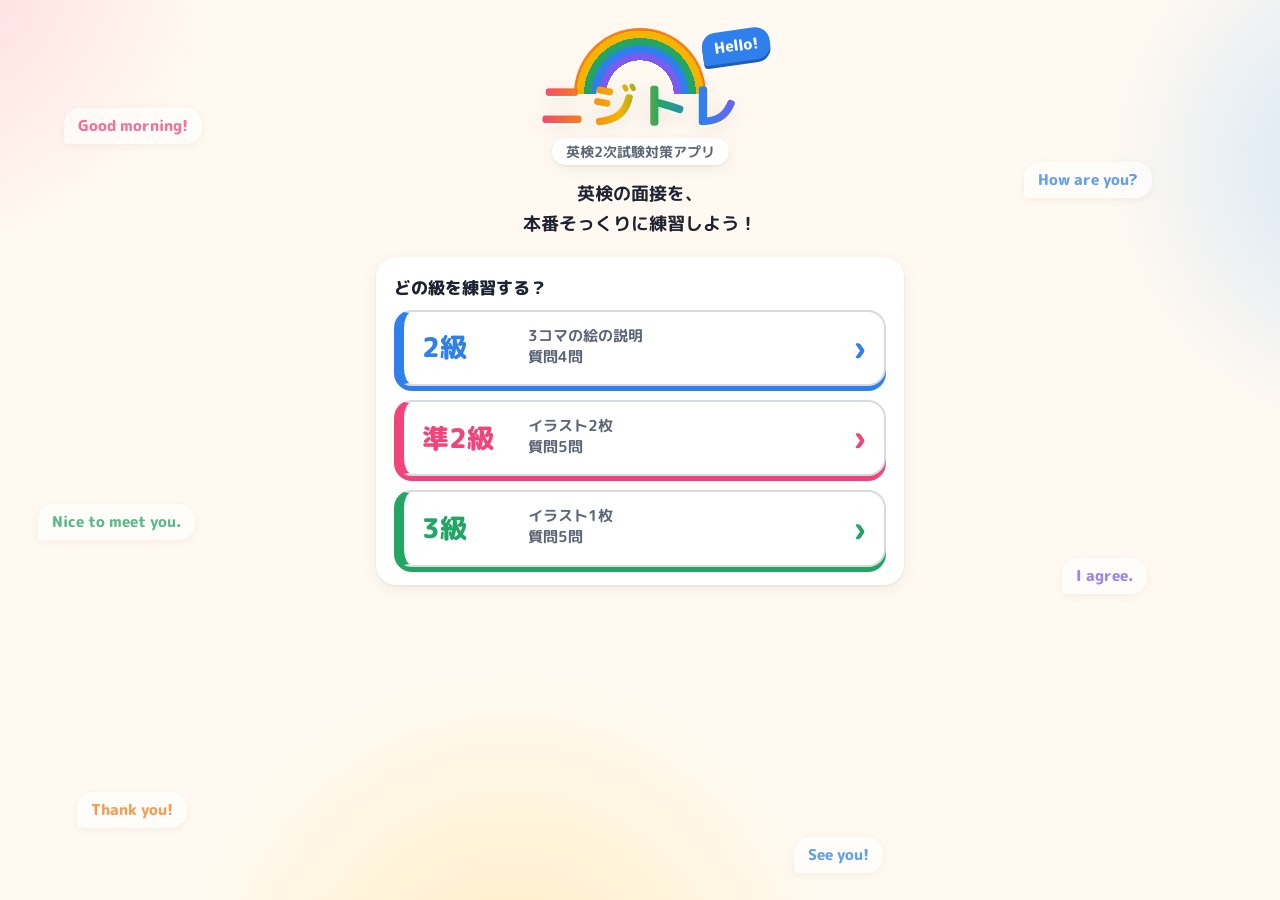
<file: index.html>
<!doctype html>
<html lang="ja">
<head>
  <meta charset="utf-8">
  <meta name="viewport" content="width=device-width, initial-scale=1, viewport-fit=cover">
  <meta name="color-scheme" content="light">
  <title>ニジトレ -英検2次試験対策アプリ-</title>
  <link rel="preconnect" href="https://fonts.googleapis.com">
  <link rel="preconnect" href="https://fonts.gstatic.com" crossorigin>
  <link rel="stylesheet" href="https://fonts.googleapis.com/css2?family=M+PLUS+Rounded+1c:wght@500;700;800&display=swap">
  <link rel="stylesheet" href="app/style.css">
  <script src="app/inapp-warning.js" defer></script>
  <!-- 利用の集計（GoatCounter。Cookie を使わず、個人を特定する情報も集めない） -->
  <script data-goatcounter="https://nijitore.goatcounter.com/count" async src="https://gc.zgo.at/count.js"></script>
</head>
<body class="home">
<!-- 背景にただよう吹き出し（飾り） -->
<div class="bg-bubbles" aria-hidden="true">
  <span style="--x: 5%; --y: 12%; --c: #f0447a; --t: 7s">Good morning!</span>
  <span style="--x: 80%; --y: 18%; --c: #2f80ed; --t: 9s">How are you?</span>
  <span style="--x: 3%; --y: 56%; --c: #23a565; --t: 8s">Nice to meet you.</span>
  <span style="--x: 83%; --y: 62%; --c: #7b5cf0; --t: 10s">I agree.</span>
  <span class="low" style="--x: 6%; --y: 88%; --c: #f57c1f; --t: 9s">Thank you!</span>
  <span class="low" style="--x: 62%; --y: 93%; --c: #2f80ed; --t: 11s">See you!</span>
</div>

<!-- トップページ：級を選ぶ。どの級も同じアプリ（app/）を ?grade= で切り替えて使う -->
<main class="page">
  <header class="hero">
    <div class="rainbow" aria-hidden="true"></div>
    <span class="hello" aria-hidden="true">Hello!</span>
    <p class="brand">ニジトレ</p>
    <p class="brand-sub">英検2次試験対策アプリ</p>
  </header>
  <p class="lead">英検の面接を、<br>本番そっくりに練習しよう！</p>

  <div class="panel">
    <h2>どの級を練習する？</h2>
    <nav class="grade-list" aria-label="級">
      <a class="grade-item" href="app/?grade=grade2" data-grade="grade2" style="--c: #2f80ed">
        <span class="grade-name">2級</span>
        <span class="grade-desc">3コマの絵の説明<br>質問4問<span class="grade-progress"></span></span>
      </a>
      <a class="grade-item" href="app/?grade=pre2" data-grade="pre2" style="--c: #f0447a">
        <span class="grade-name">準2級</span>
        <span class="grade-desc">イラスト2枚<br>質問5問<span class="grade-progress"></span></span>
      </a>
      <a class="grade-item" href="app/?grade=grade3" data-grade="grade3" style="--c: #23a565">
        <span class="grade-name">3級</span>
        <span class="grade-desc">イラスト1枚<br>質問5問<span class="grade-progress"></span></span>
      </a>
    </nav>
  </div>
</main>

<script>
  // この端末で練習し終えた回の数（app/main.js が localStorage に記録している）
  for (const item of document.querySelectorAll(".grade-item[data-grade]")) {
    let done = [];
    try {
      done = JSON.parse(localStorage.getItem("eiken2ji.done." + item.dataset.grade) || "[]");
    } catch {
      done = [];
    }
    if (Array.isArray(done) && done.length) {
      item.querySelector(".grade-progress").textContent = "✓ " + done.length + "回分 練習済み";
    }
  }
</script>

</body>
</html>
</file>
<file: app/style.css>
:root {
  --bg: #f5f6f8;
  --surface: #ffffff;
  --surface-2: #eef1f5;
  --text: #1d2330;
  --muted: #5d6677;
  --line: #d6dbe3;
  --accent: #1f5fbf;
  --accent-text: #ffffff;
  --accent-soft: #e3ecfa;
  --rec: #d33a2c;
  --good: #1f7a4d;
  --good-soft: #e5f4ec;
  --fix: #9a5b00;
  --fix-soft: #fdf1df;
  --focus: #f2b705;
  --card-paper: #fffef9;
  --shadow: 0 1px 3px rgba(20, 30, 50, 0.08), 0 4px 16px rgba(20, 30, 50, 0.06);
  --radius: 14px;
  --serif: Georgia, "Times New Roman", "Hiragino Mincho ProN", serif;
  --sans: system-ui, -apple-system, "Hiragino Sans", "Noto Sans JP", "Yu Gothic UI", sans-serif;
  --pop: "M PLUS Rounded 1c", "Hiragino Maru Gothic ProN", var(--sans);
  --rainbow: linear-gradient(90deg, #f0447a, #f57c1f, #f5b400, #23a565, #2f80ed, #7b5cf0);
  --page-bg: #fff9f1;
  --blob-1: rgba(255, 150, 180, 0.35);
  --blob-2: rgba(120, 190, 255, 0.35);
  --blob-3: rgba(255, 214, 100, 0.35);
}

* { box-sizing: border-box; }

html { -webkit-text-size-adjust: 100%; }

body {
  margin: 0;
  background: var(--bg);
  color: var(--text);
  font-family: var(--sans);
  font-size: 17px;
  line-height: 1.6;
}

[hidden] { display: none !important; }

h1 { font-size: 1.5rem; line-height: 1.35; margin: 0 0 16px; }
h2 { font-size: 1.05rem; margin: 0 0 8px; }
h3 { font-size: 0.85rem; margin: 0 0 4px; color: var(--muted); font-weight: 600; }

.muted { color: var(--muted); }
.center { text-align: center; }
.note { color: var(--muted); font-size: 0.92rem; }
.error { color: var(--rec); font-weight: 600; min-height: 1em; margin: 8px 0; }
.error:empty { margin: 0; }

/* ページ型の画面 */
.page {
  max-width: 560px;
  margin: 0 auto;
  padding: max(24px, env(safe-area-inset-top)) 16px max(32px, env(safe-area-inset-bottom));
}
.wide-page { max-width: 760px; }

.panel {
  background: var(--surface);
  border-radius: var(--radius);
  box-shadow: var(--shadow);
  padding: 18px;
  margin: 0 0 16px;
}
.panel h2:not(:first-child) { margin-top: 16px; }


.flow, .tips { margin: 0; padding-left: 1.4em; }
.flow li, .tips li { margin: 2px 0; }

label { display: block; font-weight: 600; margin-bottom: 6px; }
input[type="password"] {
  width: 100%;
  font: inherit;
  font-size: 1.1rem;
  padding: 12px 14px;
  border: 1.5px solid var(--line);
  border-radius: 10px;
  background: var(--surface);
  color: var(--text);
  margin-bottom: 14px;
}
input[type="password"]:focus { outline: 2px solid var(--accent); border-color: transparent; }

.check {
  display: flex;
  gap: 10px;
  align-items: center;
  font-weight: 500;
  margin: 16px 0 0;
}
.check input { width: 22px; height: 22px; margin: 0; accent-color: var(--accent); }

/* ボタン */
.btn {
  font: inherit;
  font-weight: 700;
  border: 0;
  border-radius: 12px;
  padding: 12px 18px;
  min-height: 48px;
  cursor: pointer;
  touch-action: manipulation;
}
.btn:disabled { opacity: 0.45; cursor: default; }
.btn.primary { background: var(--accent); color: var(--accent-text); }
.btn.secondary { background: var(--surface-2); color: var(--text); }
.btn.link { background: none; color: var(--accent); padding: 8px; min-height: 40px; font-weight: 600; }
.btn.wide { display: block; width: 100%; margin: 8px 0; }
.btn.big { font-size: 1.15rem; min-height: 56px; }

.chip {
  font: inherit;
  font-size: 0.8rem;
  font-weight: 600;
  border: 1px solid var(--line);
  background: var(--surface);
  color: var(--accent);
  border-radius: 999px;
  padding: 4px 12px;
  min-height: 32px;
  cursor: pointer;
}

/* 面接画面 */
.interview {
  display: flex;
  flex-direction: column;
  height: 100vh;
  height: 100dvh;
}

.topbar {
  display: flex;
  align-items: center;
  justify-content: space-between;
  gap: 8px;
  padding: max(6px, env(safe-area-inset-top)) 12px 6px 16px;
  background: var(--surface);
  border-bottom: 1px solid var(--line);
  font-size: 0.9rem;
}
.topbar-title { color: var(--muted); white-space: nowrap; overflow: hidden; text-overflow: ellipsis; }

.examiner {
  display: flex;
  gap: 12px;
  align-items: flex-start;
  padding: 12px 16px;
  max-width: 900px;
  width: 100%;
  margin: 0 auto;
}
.avatar {
  flex: none;
  width: 52px;
  height: 52px;
  border-radius: 50%;
  overflow: hidden;
  background: var(--accent-soft);
  box-shadow: 0 0 0 2px var(--surface), 0 2px 6px rgba(20, 30, 50, 0.15);
}
.avatar svg { display: block; width: 100%; height: 100%; }
/* 面接官のまばたきと、話している間の口の動き */
.examiner-svg .eye,
.examiner-svg .mouth { transform-box: fill-box; transform-origin: center; }
.examiner-svg .eye { animation: blink 4.5s infinite; }
.speaking .examiner-svg .mouth { animation: talk 0.2s ease-in-out infinite alternate; }
.speaking .avatar { animation: speak-ring 1.2s ease-out infinite; }
@keyframes blink { 0%, 94%, 100% { transform: scaleY(1); } 97% { transform: scaleY(0.1); } }
@keyframes talk { from { transform: scaleY(0.5); } to { transform: scaleY(2.4); } }
@keyframes speak-ring {
  from { box-shadow: 0 0 0 3px var(--accent), 0 0 0 3px rgba(31, 95, 191, 0.45); }
  to { box-shadow: 0 0 0 3px var(--accent), 0 0 0 14px rgba(31, 95, 191, 0); }
}

.bubble {
  flex: 1;
  min-width: 0;
  background: var(--surface);
  border-radius: 4px var(--radius) var(--radius) var(--radius);
  box-shadow: var(--shadow);
  padding: 8px 12px;
}
.bubble-head { display: flex; justify-content: space-between; align-items: center; gap: 8px; }
#examiner-status { font-size: 0.85rem; font-weight: 600; color: var(--muted); }
.speaking #examiner-status { color: var(--accent); }
.bubble-line { margin: 6px 0 2px; font-size: 1rem; line-height: 1.5; }

.card-wrap {
  flex: 1;
  overflow-y: auto;
  -webkit-overflow-scrolling: touch;
  padding: 4px 16px 16px;
}

.card {
  max-width: 900px;
  margin: 0 auto;
  background: var(--card-paper);
  border: 1.5px solid var(--line);
  border-radius: 6px;
  box-shadow: var(--shadow);
  padding: 18px 18px 20px;
}
.card-title { font-family: var(--serif); text-align: center; font-size: 1.25rem; margin: 0 0 10px; color: var(--text); }
.card-passage {
  font-family: var(--serif);
  font-size: 1.12rem;
  line-height: 1.75;
  margin: 0 0 16px;
  padding: 6px 8px;
  border-radius: 6px;
  transition: box-shadow 0.3s;
}
.pictures { display: grid; grid-template-columns: 1fr; gap: 14px; }
.pictures figure {
  position: relative;
  margin: 0;
  border-radius: 6px;
  transition: box-shadow 0.3s;
}
.pictures figcaption {
  position: absolute;
  top: 6px;
  left: 6px;
  min-width: 30px;
  text-align: center;
  font-weight: 700;
  background: var(--surface);
  color: var(--text);
  border: 1.5px solid var(--text);
  border-radius: 4px;
  padding: 0 6px;
  font-size: 0.95rem;
}
.pictures img {
  display: block;
  width: 100%;
  height: auto;
  aspect-ratio: 4 / 3;
  object-fit: contain;
  border: 1.5px solid var(--line);
  border-radius: 6px;
  background: #fff;
}
.card .focus { box-shadow: 0 0 0 3px var(--focus); }

.card-back {
  display: grid;
  place-items: center;
  min-height: 240px;
  text-align: center;
  color: var(--muted);
  background: repeating-linear-gradient(45deg, var(--surface-2), var(--surface-2) 12px, var(--surface) 12px, var(--surface) 24px);
}
.card-back p { background: var(--surface); padding: 12px 16px; border-radius: 8px; margin: 0; }

@media (min-width: 700px) {
  .pictures { grid-template-columns: 1fr 1fr; }
}
/* 3級はイラスト1枚。ラベル（A / B）は付けない */
.pictures.single { grid-template-columns: 1fr; max-width: 640px; margin: 0 auto; }
.pictures.single figcaption { display: none; }

/* 2級の3コマ漫画。スマホでは縦に、広い画面では本物のカードと同じく横に並べる */
.story-lead { font-family: var(--serif); font-size: 1.02rem; line-height: 1.6; margin: 0 0 14px; padding: 0 8px; }
.story-panels { display: flex; flex-direction: column; align-items: center; border-radius: 6px; }
.story-panel { position: relative; margin: 0; width: min(100%, 360px); container-type: inline-size; }
.story-panel img { display: block; width: 100%; height: auto; border-radius: 3px; background: #fff; }
.story-arrow { display: flex; justify-content: center; margin: 8px 0 16px; }
.story-arrow span {
  position: relative;
  display: inline-block;
  max-width: 220px;
  padding: 5px 12px;
  background: #fff;
  border: 2px solid #222;
  border-radius: 6px;
  font-family: var(--serif);
  font-size: 0.95rem;
  font-weight: 700;
  line-height: 1.25;
  text-align: center;
  color: #222;
}
.story-arrow span::after {
  content: "";
  position: absolute;
  left: 50%;
  bottom: -13px;
  transform: translateX(-50%);
  border-style: solid;
  border-width: 11px 9px 0 9px;
  border-color: #222 transparent transparent transparent;
}
@media (min-width: 700px) {
  .story-panels { flex-direction: row; align-items: stretch; gap: 26px; }
  .story-panel { flex: 1 1 0; width: auto; min-width: 0; }
  /* 矢印はコマの境目に重ねる */
  .story-arrow { position: relative; width: 0; margin: 0 -13px; z-index: 1; display: block; }
  .story-arrow span {
    position: absolute;
    top: 38%;
    left: 50%;
    transform: translate(-50%, -50%);
    width: 92px;
    padding: 5px 6px;
    font-size: 0.8rem;
  }
  .story-arrow span::after {
    left: auto;
    right: -12px;
    bottom: auto;
    top: 50%;
    transform: translateY(-50%);
    border-width: 9px 0 9px 11px;
    border-color: transparent transparent transparent #222;
  }
}

/* 1コマ目のせりふ。画像の上部の空いたところに重ねる */
.speech {
  position: absolute;
  top: 3%;
  max-width: 80%;
  margin: 0;
  padding: 0.45em 0.75em;
  background: #fff;
  border: 2px solid #222;
  border-radius: 14px;
  font-family: var(--sans);
  font-size: 13px;
  font-size: clamp(11px, 5cqw, 16px);
  font-weight: 600;
  line-height: 1.3;
  color: #222;
}
.speech-left { left: 4%; }
.speech-right { right: 4%; }
.speech::after {
  content: "";
  position: absolute;
  bottom: -12px;
  border-style: solid;
  border-width: 12px 8px 0 8px;
  border-color: #222 transparent transparent transparent;
}
.speech-left::after { left: 22%; }
.speech-right::after { right: 22%; }

/* 下の操作パネル */
.dock {
  background: var(--surface);
  border-top: 1px solid var(--line);
  padding: 10px 16px max(12px, env(safe-area-inset-bottom));
  box-shadow: 0 -2px 12px rgba(20, 30, 50, 0.06);
}
.dock > * { max-width: 900px; margin-left: auto; margin-right: auto; }
.dock-row { display: flex; align-items: baseline; gap: 8px; }
.phase-label { font-weight: 700; font-size: 1.05rem; }
.phase-time { margin-left: auto; font-variant-numeric: tabular-nums; font-weight: 700; color: var(--accent); }
.idle .phase-label { color: var(--muted); font-weight: 600; font-size: 0.95rem; }

.rec-dot { display: none; width: 12px; height: 12px; border-radius: 50%; background: var(--rec); align-self: center; animation: blink 1s infinite; }
.recording .rec-dot { display: inline-block; }
.recording .phase-label { color: var(--rec); }
.recording .phase-time { color: var(--rec); }
@keyframes blink { 50% { opacity: 0.25; } }

.progress { height: 6px; background: var(--surface-2); border-radius: 3px; overflow: hidden; margin-top: 6px; }
#progress-bar { height: 100%; width: 0; background: var(--accent); transition: width 0.1s linear; }
.recording #progress-bar { background: var(--rec); }
.idle .progress { visibility: hidden; }

.level { display: flex; align-items: center; gap: 10px; margin-top: 6px; font-size: 0.78rem; color: var(--muted); }
/* 声に合わせて弾むイコライザー。--lvl（0〜1）は main.js が入れる */
.eq { display: flex; align-items: center; gap: 4px; height: 24px; }
.eq i {
  width: 8px;
  height: 100%;
  border-radius: 4px;
  background: linear-gradient(to top, #23a565, #f5b400 65%, #f0447a);
  transform: scaleY(calc(0.12 + var(--lvl, 0) * var(--k, 1)));
  transition: transform 0.08s linear;
}

.phase-hint { font-size: 0.95rem; color: var(--text); margin: 6px 0 0; }
.phase-hint:empty { display: none; }
.idle .phase-hint { color: var(--accent); font-weight: 600; }
.phase-warning {
  font-size: 0.95rem;
  font-weight: 700;
  color: var(--rec);
  background: var(--fix-soft);
  border-radius: 8px;
  padding: 6px 10px;
  margin: 8px 0 0;
}
.phase-warning:empty { display: none; }

/* 録音が始まった瞬間に一度だけ光らせる */
.dock.started { animation: rec-start 0.9s ease-out; }
@keyframes rec-start {
  0% { background: var(--rec); }
  100% { background: var(--surface); }
}
.actions { display: flex; gap: 10px; margin-top: 10px; }
.actions:empty { display: none; }
.actions .btn { flex: 1; }
.actions .btn.secondary { flex: 0 1 auto; }

/* 講評を待つ画面。面接官が考えている */
.loading { text-align: center; padding-top: 16vh; }
.thinker { position: relative; width: 120px; margin: 0 auto 22px; }
.avatar.big { width: 120px; height: 120px; box-shadow: 0 0 0 4px var(--surface), 0 6px 18px rgba(20, 30, 50, 0.15); }
.think-dots { position: absolute; right: -40px; top: -4px; display: flex; gap: 6px; }
.think-dots i { width: 11px; height: 11px; border-radius: 50%; background: var(--accent); animation: think 1.2s ease-in-out infinite; }
.think-dots i:nth-child(2) { animation-delay: 0.2s; }
.think-dots i:nth-child(3) { animation-delay: 0.4s; }
@keyframes think { 0%, 80%, 100% { transform: translateY(0); opacity: 0.35; } 40% { transform: translateY(-9px); opacity: 1; } }
.loading-step { font-weight: 800; font-size: 1.1rem; margin: 0 0 14px; }
.loading-step.step-in { animation: rise 0.4s backwards; }
.loading-bar { width: min(300px, 80%); height: 10px; margin: 0 auto 12px; border-radius: 5px; background: var(--surface-2); overflow: hidden; }
.loading-bar div { width: 100%; height: 100%; border-radius: 5px; background: var(--rainbow); transform-origin: left; transform: scaleX(0); }
/* 実際の進み具合は分からないので、90%まではゆっくり進め、そこで待つ */
.loading-bar div.run { animation: loading 40s cubic-bezier(0.1, 0.6, 0.3, 1) forwards; }
@keyframes loading { to { transform: scaleX(0.9); } }

/* 講評 */
.fb-item {
  background: var(--surface);
  border-radius: var(--radius);
  box-shadow: var(--shadow);
  padding: 16px;
  margin: 0 0 16px;
}
.fb-head h2 { font-size: 1.15rem; margin: 0; }
.fb-question { margin: 2px 0 12px; color: var(--muted); font-size: 0.95rem; }
.fb-pictures { margin: 0 0 12px; }
.fb-picture { display: block; width: 100%; max-width: 360px; border-radius: 6px; border: 1px solid var(--line); }
.fb-pictures.multi { display: grid; grid-template-columns: repeat(3, minmax(0, 1fr)); gap: 6px; max-width: 480px; }
.fb-answer { margin-bottom: 12px; }
.fb-clip { margin: 4px 0 8px; }
.fb-clip-label { margin: 0 0 2px; font-size: 0.85rem; color: var(--muted); }
.fb-clip audio { width: 100%; height: 40px; }
.fb-transcript p { margin: 0; padding: 8px 12px; background: var(--surface-2); border-radius: 8px; font-family: var(--serif); font-size: 1.05rem; }
.fb-transcript { margin-top: 8px; }

.fb-block { border-left: 4px solid var(--line); padding: 4px 0 4px 12px; margin: 10px 0; }
.fb-block p, .fb-block ul { margin: 0; }
.fb-block ul { padding-left: 1.2em; }
.fb-block.good { border-color: var(--good); background: var(--good-soft); border-radius: 0 8px 8px 0; padding-right: 10px; }
.fb-block.good h3 { color: var(--good); }
.fb-block.fix { border-color: var(--fix); background: var(--fix-soft); border-radius: 0 8px 8px 0; padding-right: 10px; }
.fb-block.fix h3 { color: var(--fix); }
.fb-block.rewrite { border-color: var(--accent); background: var(--accent-soft); border-radius: 0 8px 8px 0; padding-right: 10px; }
.fb-block.rewrite h3 { color: var(--accent); }
.fb-block.rewrite p { font-family: var(--serif); font-size: 1.05rem; }
.fb-note { color: var(--muted); font-size: 0.92rem; margin: 10px 0 0; }
.fb-block.next { border-color: var(--accent); background: var(--accent-soft); border-radius: 0 8px 8px 0; padding-right: 10px; }
.fb-block.next h3 { color: var(--accent); }

.fb-overall { border-top: 4px solid var(--accent); }
.overall-list { margin: 10px 0 0; display: grid; grid-template-columns: max-content 1fr; gap: 8px 14px; }
.overall-list dt { font-weight: 700; color: var(--muted); font-size: 0.9rem; padding-top: 1px; }
.overall-list dd { margin: 0; }
@media (max-width: 420px) {
  .overall-list { grid-template-columns: 1fr; gap: 2px; }
  .overall-list dd { margin-bottom: 8px; }
}

.fb-model { margin-top: 12px; border-top: 1px dashed var(--line); padding-top: 8px; }
.fb-model summary { cursor: pointer; color: var(--accent); font-weight: 600; min-height: 32px; }
.fb-model ul { margin: 6px 0 0; padding-left: 1.2em; font-family: var(--serif); }
.fb-model p { margin: 6px 0 0; font-family: var(--serif); }

/* ---------------------------------------------------------------------------
   ポップな見た目（面接画面以外）。「ニジ」に掛けて虹を使う */

body:not([data-screen="interview"]) {
  background-color: var(--page-bg);
  background-image:
    radial-gradient(32rem 32rem at -8% -6%, var(--blob-1), transparent 62%),
    radial-gradient(28rem 28rem at 108% 18%, var(--blob-2), transparent 62%),
    radial-gradient(34rem 34rem at 40% 112%, var(--blob-3), transparent 62%);
  background-attachment: fixed;
  min-height: 100vh;
}

.page { font-family: var(--pop); font-weight: 500; }
.page h1, .page h2 { font-family: var(--pop); font-weight: 800; }
.page .panel { border-radius: 20px; }

.hero { position: relative; text-align: center; margin: 4px 0 14px; }
.rainbow {
  width: 132px;
  height: 66px;
  margin: 0 auto -18px;
  border-radius: 132px 132px 0 0;
  background: radial-gradient(circle at 50% 100%,
    transparent 0 36%,
    #7b5cf0 36% 44%, #2f80ed 44% 52%, #23a565 52% 60%,
    #f5b400 60% 68%, #f57c1f 68% 76%, #f0447a 76% 84%,
    transparent 84%);
}
.brand {
  position: relative;
  display: table; /* 虹色を文字の幅いっぱいに使うため、幅を文字に合わせる */
  margin: 0 auto;
  font-family: var(--pop);
  font-size: 3rem;
  font-weight: 800;
  line-height: 1.2;
  letter-spacing: 0.06em;
  background: var(--rainbow);
  -webkit-background-clip: text;
  background-clip: text;
  color: transparent;
  /* 背景の上でも文字の形が分かるように、白いふちを付ける */
  filter: drop-shadow(0 2px 0 var(--surface)) drop-shadow(0 4px 10px rgba(0, 0, 0, 0.08));
}
.brand-sub {
  display: inline-block;
  margin: 4px 0 0;
  padding: 3px 14px;
  border-radius: 999px;
  background: var(--surface);
  box-shadow: var(--shadow);
  font-size: 0.85rem;
  font-weight: 700;
  color: var(--muted);
}
.hello {
  position: absolute;
  top: 2px;
  left: calc(50% + 62px);
  padding: 4px 12px;
  border-radius: 14px 14px 14px 4px;
  background: #2f80ed;
  color: #fff;
  font-family: var(--pop);
  font-weight: 800;
  font-size: 0.95rem;
  transform: rotate(-8deg);
  box-shadow: 0 3px 0 #1d5fb8;
}
.hero-small .rainbow { width: 96px; height: 48px; margin-bottom: -14px; }
.hero-small .brand { font-size: 2.2rem; }

.lead { text-align: center; font-size: 1.1rem; font-weight: 700; margin: 0 0 18px; line-height: 1.7; }
.grade-pill {
  display: inline-block;
  padding: 2px 12px;
  margin-right: 2px;
  border-radius: 999px;
  background: #f0447a;
  color: #fff;
  font-weight: 800;
}

/* 押したくなるボタン */
.page .btn.primary {
  font-family: var(--pop);
  font-weight: 800;
  border-radius: 999px;
  background: linear-gradient(135deg, #f0447a, #f57c1f);
  color: #fff;
  box-shadow: 0 5px 0 #b8325c;
  transition: transform 0.08s, box-shadow 0.08s;
}
.page .btn.primary:active:not(:disabled) { transform: translateY(3px); box-shadow: 0 2px 0 #b8325c; }
.page .btn.primary:disabled { box-shadow: none; }
.page .btn.secondary { font-family: var(--pop); border-radius: 999px; }

/* 回を選ぶカード。色は main.js が回ごとに --c で渡す */
.set-list { display: grid; gap: 10px; }
.set-item {
  --c: #2f80ed;
  position: relative;
  display: flex;
  align-items: center;
  gap: 12px;
  width: 100%;
  padding: 8px 12px 8px 8px;
  font: inherit;
  text-align: left;
  color: var(--text);
  background: var(--surface);
  border: 2px solid var(--line);
  border-left: 8px solid var(--c);
  border-radius: 16px;
  cursor: pointer;
  touch-action: manipulation;
  transition: transform 0.12s, box-shadow 0.12s;
}
.set-item[aria-checked="true"] {
  border-color: var(--c);
  background: var(--surface);
  background: color-mix(in srgb, var(--c) 12%, var(--surface));
  box-shadow: 0 4px 0 var(--c);
  transform: translateY(-2px);
}
.set-thumb {
  flex: none;
  width: 88px;
  height: 66px;
  object-fit: cover;
  border-radius: 10px;
  background: var(--surface-2);
}
.set-text { flex: 1; min-width: 0; display: flex; flex-direction: column; gap: 2px; }
.set-no {
  align-self: flex-start;
  padding: 0 10px;
  border-radius: 999px;
  background: var(--c);
  color: #fff;
  font-size: 0.8rem;
  font-weight: 800;
}
.set-name { font-family: var(--serif); font-size: 1.02rem; font-weight: 700; line-height: 1.3; }
.set-done {
  align-self: flex-start;
  font-size: 0.72rem;
  font-weight: 700;
  color: var(--good);
}
.set-check {
  flex: none;
  width: 28px;
  height: 28px;
  border-radius: 50%;
  border: 2px solid var(--line);
  display: grid;
  place-items: center;
  color: transparent;
  font-weight: 800;
}
.set-item[aria-checked="true"] .set-check { background: var(--c); border-color: var(--c); color: #fff; }

.change-grade { font-size: 0.85rem; font-weight: 700; color: var(--accent); margin-left: 6px; }

/* LINE などのアプリの中で開いたときの注意（inapp-warning.js が出す） */
.inapp-warning {
  position: relative;
  z-index: 2;
  width: calc(100% - 32px);
  max-width: 528px;
  margin: max(12px, env(safe-area-inset-top)) auto 0;
  padding: 12px 16px;
  border: 2px solid #f5b400;
  border-radius: var(--radius);
  background: #fff6db;
  font-family: var(--pop);
  font-size: 0.95rem;
}
.inapp-warning p { margin: 4px 0 10px; }
.inapp-warning p:last-child { margin-bottom: 0; }
.inapp-warning .btn { display: inline-block; min-height: 0; text-decoration: none; }
body[data-screen="interview"] .inapp-warning { display: none; }

/* マイクの確認 */
.mic-check { margin-top: 8px; }
.mic-check-status { margin: 0; font-weight: 700; }
.mic-check-status.rec { color: var(--rec); }
.mic-check-status.ok { color: var(--good); }
.mic-check-status.ng { color: var(--rec); }
.mic-check .level { margin-top: 10px; font-size: 0.85rem; }
.mic-check audio { display: block; width: 100%; margin-top: 12px; }
.mic-check h2 { font-size: 1rem; margin: 16px 0 6px; }
.mic-check .tips li { margin: 8px 0; font-size: 0.92rem; }

/* トップページの級ボタン（ルートの index.html） */
.grade-list { display: grid; gap: 14px; }
.grade-item {
  --c: #2f80ed;
  display: flex;
  align-items: center;
  gap: 14px;
  padding: 14px 18px;
  border-radius: 18px;
  background: var(--surface);
  border: 2px solid var(--line);
  border-left: 10px solid var(--c);
  color: var(--text);
  text-decoration: none;
  box-shadow: 0 5px 0 var(--c);
  transition: transform 0.08s, box-shadow 0.08s;
  touch-action: manipulation;
}
.grade-item:active { transform: translateY(3px); box-shadow: 0 2px 0 var(--c); }
.grade-name { font-family: var(--pop); font-size: 1.7rem; font-weight: 800; color: var(--c); min-width: 3.4em; }
.grade-desc { font-weight: 700; color: var(--muted); font-size: 0.92rem; line-height: 1.4; }
.grade-item::after { content: "›"; margin-left: auto; font-size: 2rem; font-weight: 800; color: var(--c); line-height: 1; }
.grade-item.is-soon { box-shadow: none; opacity: 0.55; cursor: default; }
.grade-item.is-soon::after { content: none; }

.guide summary { cursor: pointer; font-weight: 800; color: var(--accent); min-height: 32px; }
.guide[open] summary { margin-bottom: 12px; }

/* ---------------------------------------------------------------------------
   動きの演出。どれも位置・大きさ・透明度だけを動かすので軽い。
   「視差効果を減らす」設定の端末では、末尾の指定ですべて止まる */

@keyframes rise { from { opacity: 0; transform: translateY(14px); } }
@keyframes pop-in { 0% { opacity: 0; transform: scale(0.6); } 60% { opacity: 1; transform: scale(1.08); } 100% { transform: scale(1); } }
@keyframes rainbow-in { from { opacity: 0; transform: scale(0.4, 0); } }
@keyframes hello-in { 0% { opacity: 0; transform: rotate(-8deg) scale(0.3); } 70% { opacity: 1; transform: rotate(-8deg) scale(1.12); } 100% { transform: rotate(-8deg) scale(1); } }
@keyframes bob { 0%, 100% { transform: rotate(-8deg) translateY(0); } 50% { transform: rotate(-3deg) translateY(-5px); } }

/* トップページの登場。ログインや回を選ぶ画面は何度も開くので、順に出すのはトップページだけ */
.home .hero .rainbow { transform-origin: 50% 100%; animation: rainbow-in 0.8s cubic-bezier(0.2, 0.9, 0.3, 1.2) backwards; }
.home .hero .brand { animation: pop-in 0.7s 0.2s backwards; }
.home .hero .brand-sub,
.home .page .lead { animation: rise 0.5s 0.4s backwards; }
.hero .hello { animation: bob 3.2s ease-in-out infinite; }
.home .hero .hello { animation: hello-in 0.5s 0.7s backwards, bob 3.2s 1.3s ease-in-out infinite; }
.home .page .panel { animation: rise 0.5s 0.5s backwards; }
.grade-item { animation: rise 0.45s backwards; }
.grade-item:nth-child(1) { animation-delay: 0.6s; }
.grade-item:nth-child(2) { animation-delay: 0.7s; }
.grade-item:nth-child(3) { animation-delay: 0.8s; }
.grade-progress { display: block; margin-top: 3px; color: var(--good); font-size: 0.8rem; }

/* 背景にただよう吹き出し */
.page { position: relative; z-index: 1; }
.bg-bubbles { position: fixed; inset: 0; z-index: 0; overflow: hidden; pointer-events: none; }
body[data-screen="interview"] .bg-bubbles { display: none; }
.bg-bubbles span {
  position: absolute;
  left: var(--x);
  top: var(--y);
  padding: 6px 14px;
  border-radius: 16px 16px 16px 4px;
  background: rgba(255, 255, 255, 0.8);
  box-shadow: 0 2px 10px rgba(20, 30, 50, 0.07);
  color: var(--c);
  font-family: var(--pop);
  font-size: 0.95rem;
  font-weight: 800;
  white-space: nowrap;
  opacity: 0.75;
  animation: drift var(--t) ease-in-out infinite alternate;
}
@keyframes drift { from { transform: translateY(0) rotate(-3deg); } to { transform: translateY(-18px) rotate(3deg); } }
/* スマホでは画面の下のほうの2つだけにする（ほかはパネルに隠れるため） */
@media (max-width: 700px) {
  .bg-bubbles span:not(.low) { display: none; }
}

/* 大きなボタンにときどき光が走る */
.btn.big.primary { position: relative; overflow: hidden; }
.btn.big.primary::after {
  content: "";
  position: absolute;
  top: 0;
  bottom: 0;
  left: 0;
  width: 35%;
  background: linear-gradient(100deg, transparent, rgba(255, 255, 255, 0.45), transparent);
  transform: translateX(-150%) skewX(-20deg);
  animation: shine 3.6s 1.5s ease-in-out infinite;
}
.btn.big.primary:disabled::after { display: none; }
@keyframes shine { 0% { transform: translateX(-150%) skewX(-20deg); } 35%, 100% { transform: translateX(400%) skewX(-20deg); } }

/* カードを受け取る・裏返す・返す */
.card-wrap { perspective: 1400px; }
.card-in { animation: card-in 0.55s cubic-bezier(0.2, 0.8, 0.2, 1) backwards; }
@keyframes card-in { from { opacity: 0; transform: translateY(40px) rotate(-2deg) scale(0.96); } }
.flip-in { animation: flip-in 0.7s cubic-bezier(0.3, 0.7, 0.3, 1) backwards; }
@keyframes flip-in { from { opacity: 0.4; transform: rotateY(90deg); } }

/* 終わったときの紙吹雪 */
.done-title { text-align: center; font-size: 1.8rem; animation: pop-in 0.6s backwards; }
.confetti { position: fixed; inset: 0; z-index: 50; overflow: hidden; pointer-events: none; }
.confetti i {
  position: absolute;
  top: -20px;
  left: var(--x);
  width: 9px;
  height: 14px;
  border-radius: 2px;
  opacity: 0;
  animation: fall var(--t) var(--d) cubic-bezier(0.25, 0.6, 0.4, 1) forwards;
}
@keyframes fall {
  0% { opacity: 1; transform: translate(0, 0) rotate(0deg); }
  100% { opacity: 0.9; transform: translate(var(--s), 110vh) rotate(var(--r)); }
}

/* 講評が1つずつ現れる */
.fb-item { animation: rise 0.45s backwards; }
.fb-item:nth-child(2) { animation-delay: 0.08s; }
.fb-item:nth-child(3) { animation-delay: 0.16s; }
.fb-item:nth-child(4) { animation-delay: 0.24s; }
.fb-item:nth-child(5) { animation-delay: 0.32s; }
.fb-item:nth-child(6) { animation-delay: 0.4s; }
.fb-item:nth-child(n + 7) { animation-delay: 0.48s; }

@media (prefers-reduced-motion: reduce) {
  *, *::before, *::after { animation: none !important; transition: none !important; }
}
</file>
